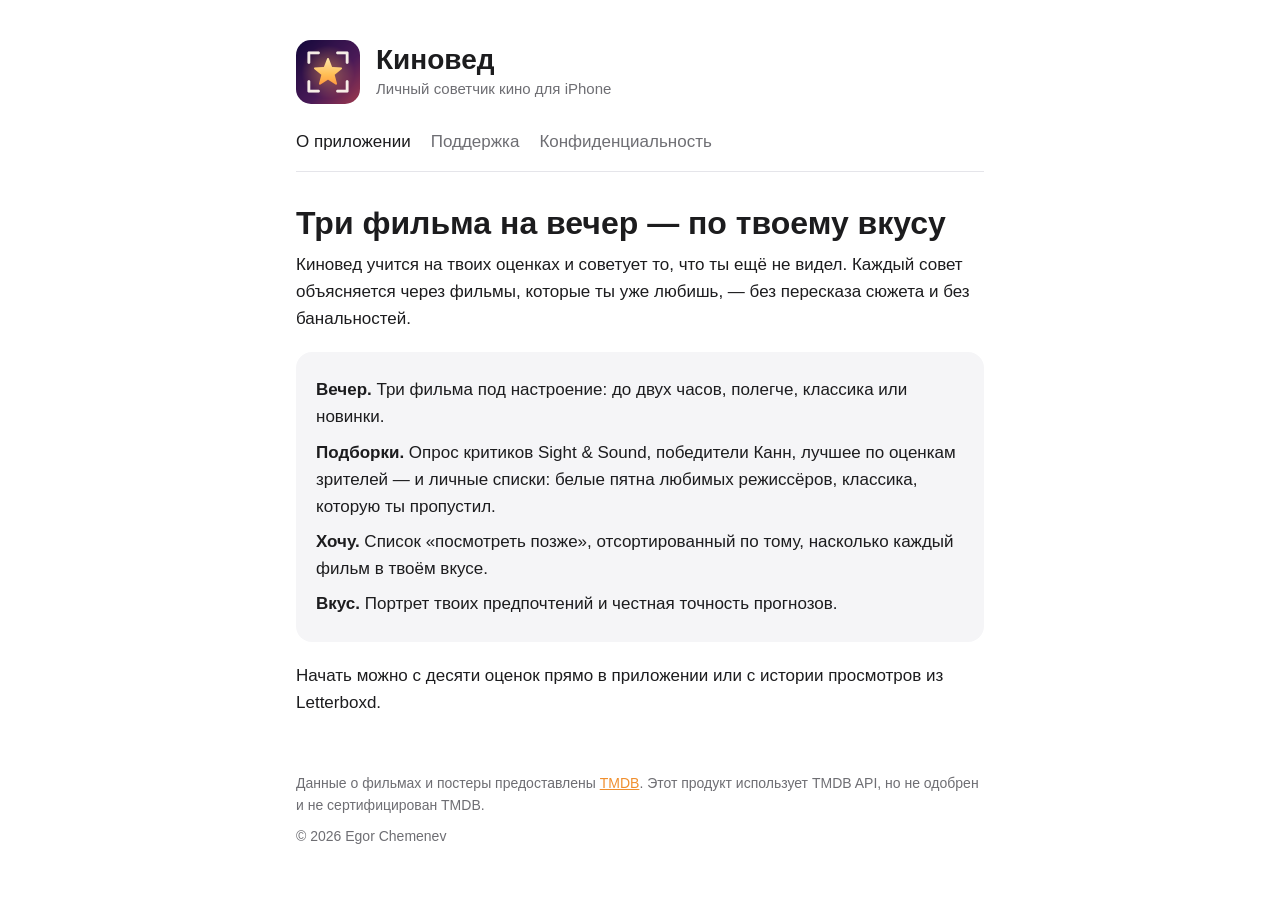
<file: index.html>
<!doctype html>
<html lang="ru">
<head>
<meta charset="utf-8">
<meta name="viewport" content="width=device-width, initial-scale=1">
<title>Киновед — личный советчик кино</title>
<meta name="description" content="Киновед учится на твоих оценках и советует три фильма на вечер — с объяснением, почему именно они.">
<link rel="icon" href="icon.png">
<link rel="stylesheet" href="style.css">
</head>
<body>
<main>
  <header>
    <img src="icon.png" alt="">
    <div><div class="name">Киновед</div><div class="tag">Личный советчик кино для iPhone</div></div>
  </header>
  <nav>
    <a href="./" aria-current="page">О приложении</a>
    <a href="support.html">Поддержка</a>
    <a href="privacy.html">Конфиденциальность</a>
  </nav>

  <h1>Три фильма на вечер — по твоему вкусу</h1>
  <p>Киновед учится на твоих оценках и советует то, что ты ещё не видел. Каждый совет объясняется через фильмы, которые ты уже любишь, — без пересказа сюжета и без банальностей.</p>

  <div class="card">
    <p><b>Вечер.</b> Три фильма под настроение: до двух часов, полегче, классика или новинки.</p>
    <p><b>Подборки.</b> Опрос критиков Sight &amp; Sound, победители Канн, лучшее по оценкам зрителей — и личные списки: белые пятна любимых режиссёров, классика, которую ты пропустил.</p>
    <p><b>Хочу.</b> Список «посмотреть позже», отсортированный по тому, насколько каждый фильм в твоём вкусе.</p>
    <p><b>Вкус.</b> Портрет твоих предпочтений и честная точность прогнозов.</p>
  </div>

  <p>Начать можно с десяти оценок прямо в приложении или с истории просмотров из Letterboxd.</p>

  <footer>
    <p>Данные о фильмах и постеры предоставлены <a href="https://www.themoviedb.org">TMDB</a>. Этот продукт использует TMDB API, но не одобрен и не сертифицирован TMDB.</p>
    <p>© 2026 Egor Chemenev</p>
  </footer>
</main>
</body>
</html>
</file>
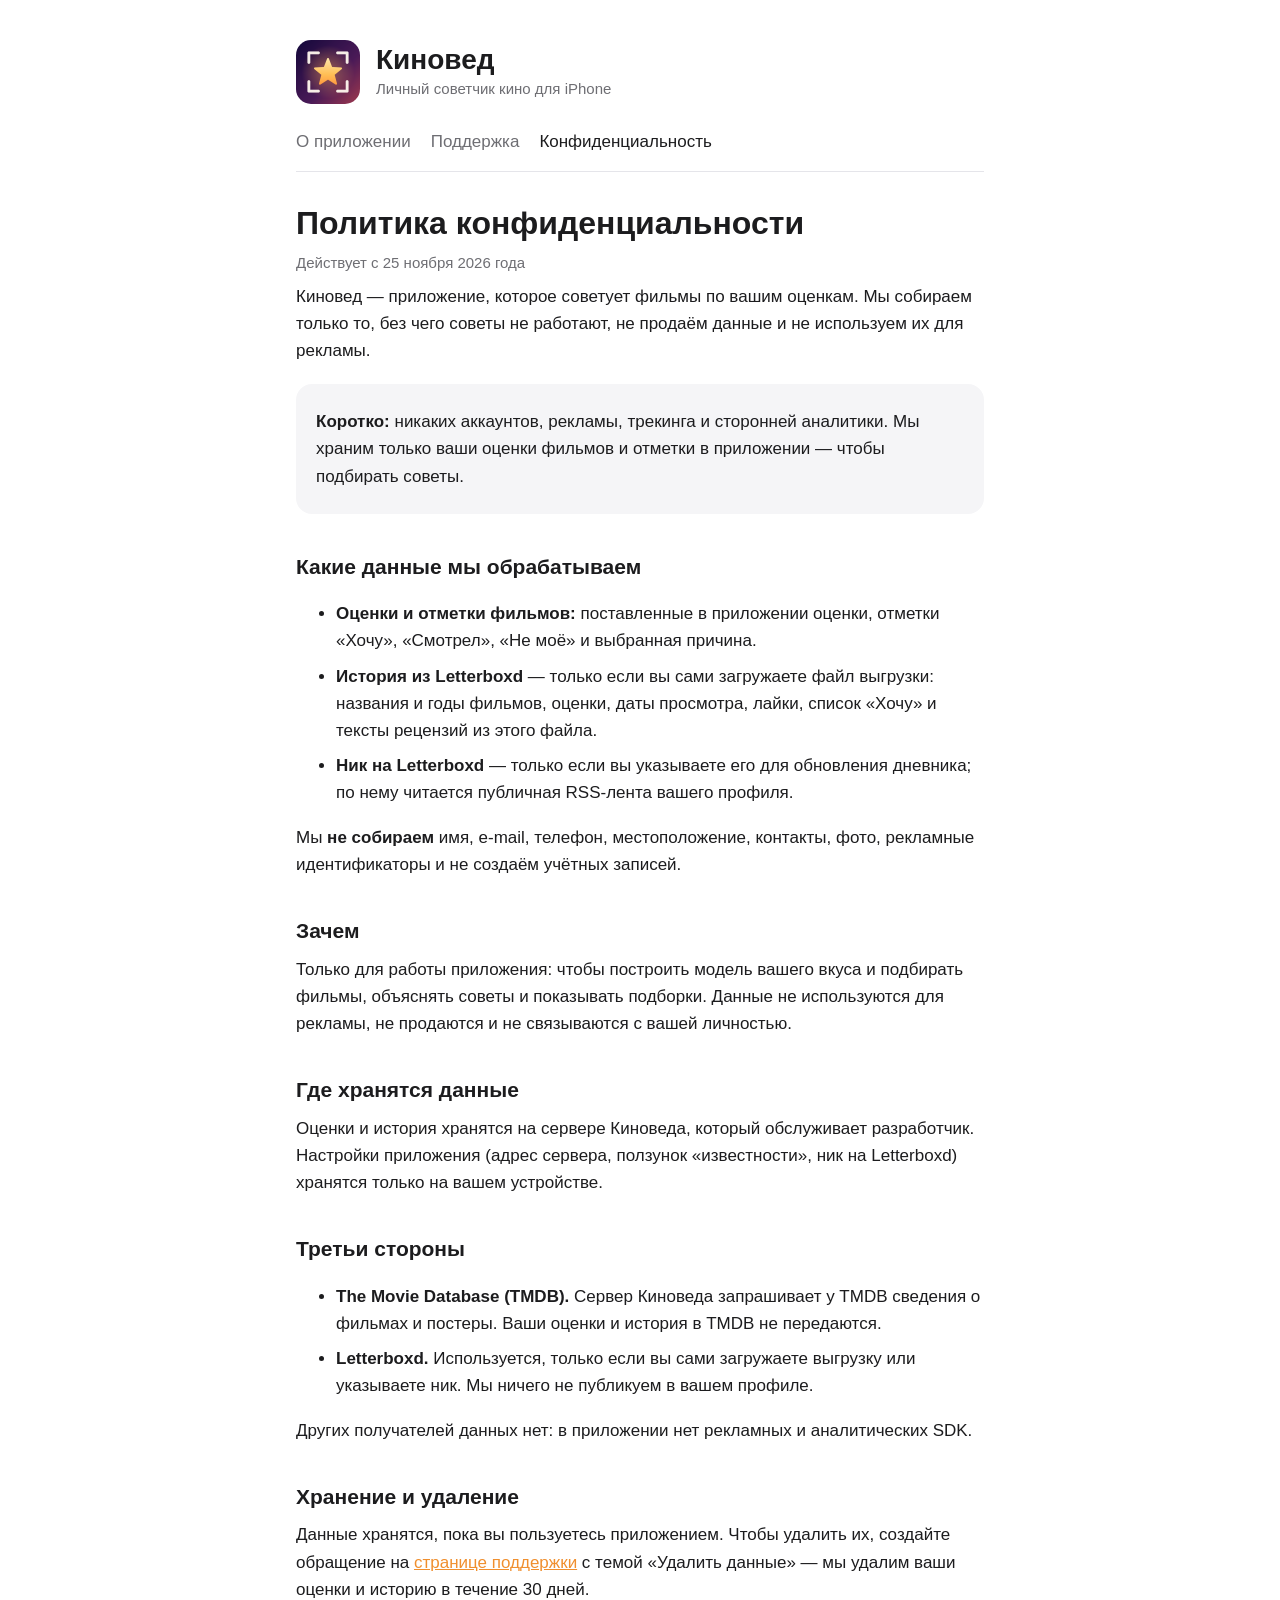
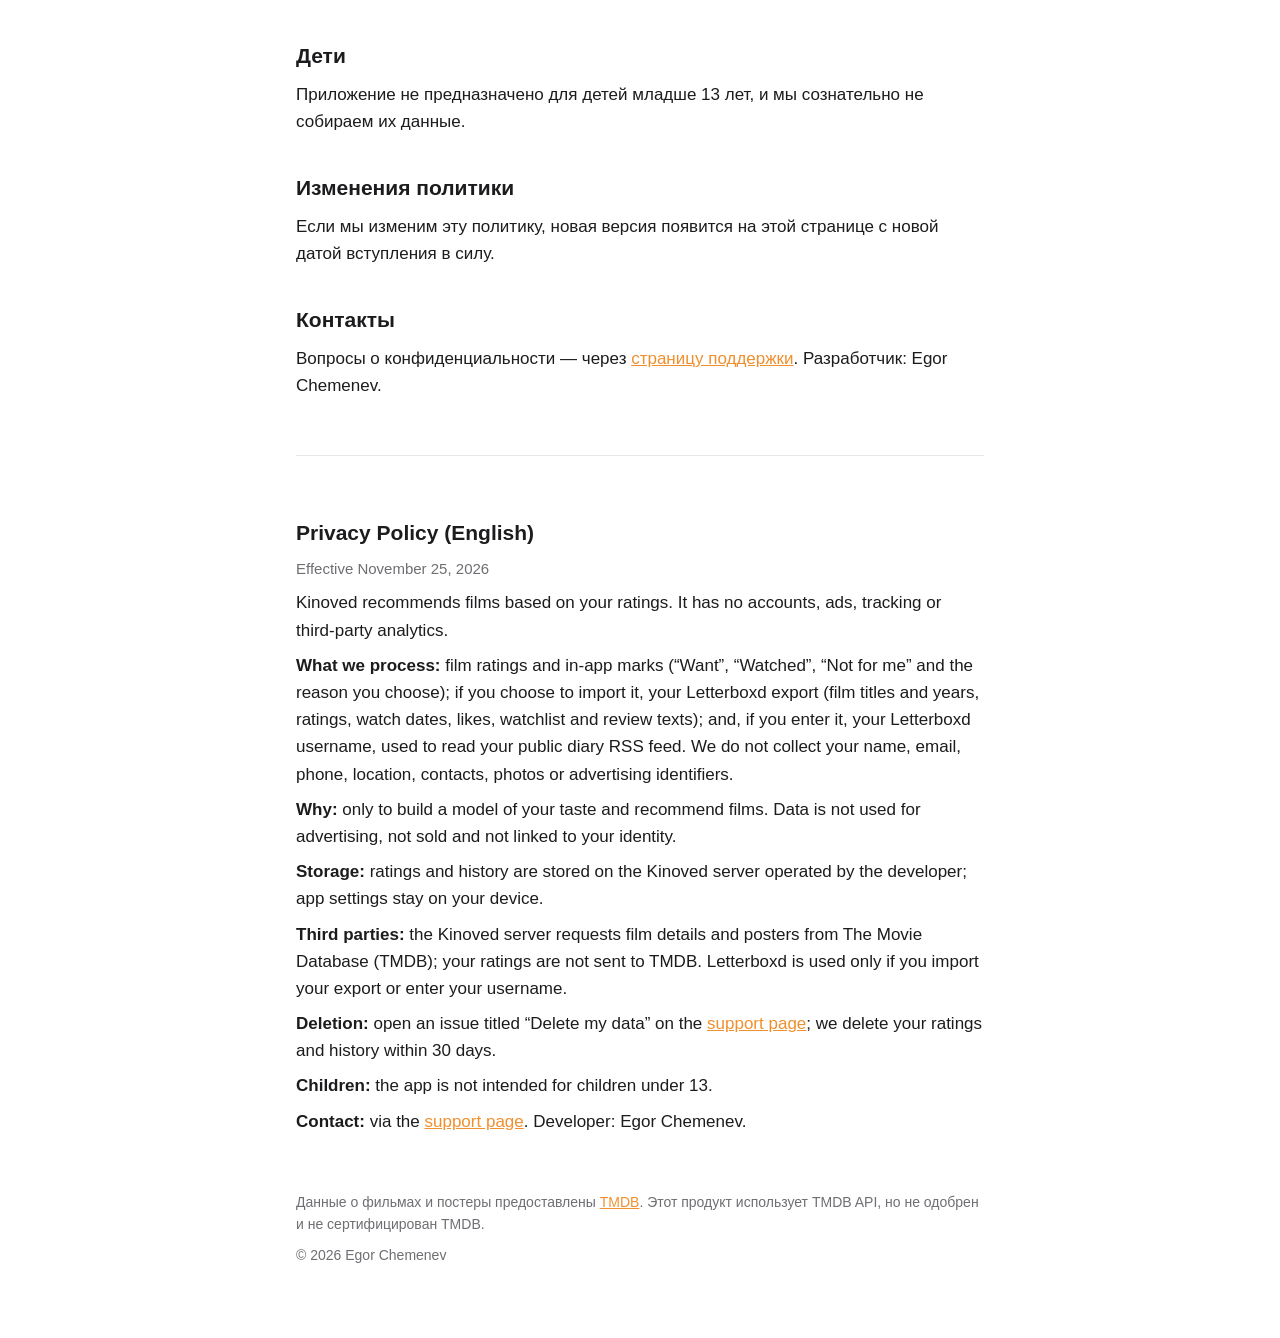
<file: privacy.html>
<!doctype html>
<html lang="ru">
<head>
<meta charset="utf-8">
<meta name="viewport" content="width=device-width, initial-scale=1">
<title>Политика конфиденциальности Киноведа</title>
<meta name="description" content="Какие данные собирает приложение Киновед, зачем и как их удалить.">
<link rel="icon" href="icon.png">
<link rel="stylesheet" href="style.css">
</head>
<body>
<main>
  <header>
    <img src="icon.png" alt="">
    <div><div class="name">Киновед</div><div class="tag">Личный советчик кино для iPhone</div></div>
  </header>
  <nav>
    <a href="./">О приложении</a>
    <a href="support.html">Поддержка</a>
    <a href="privacy.html" aria-current="page">Конфиденциальность</a>
  </nav>

  <h1>Политика конфиденциальности</h1>
  <p class="muted">Действует с 25 ноября 2026 года</p>

  <p>Киновед — приложение, которое советует фильмы по вашим оценкам. Мы собираем только то, без чего советы не работают, не продаём данные и не используем их для рекламы.</p>

  <div class="card">
    <p><b>Коротко:</b> никаких аккаунтов, рекламы, трекинга и сторонней аналитики. Мы храним только ваши оценки фильмов и отметки в приложении — чтобы подбирать советы.</p>
  </div>

  <h2>Какие данные мы обрабатываем</h2>
  <ul>
    <li><b>Оценки и отметки фильмов:</b> поставленные в приложении оценки, отметки «Хочу», «Смотрел», «Не моё» и выбранная причина.</li>
    <li><b>История из Letterboxd</b> — только если вы сами загружаете файл выгрузки: названия и годы фильмов, оценки, даты просмотра, лайки, список «Хочу» и тексты рецензий из этого файла.</li>
    <li><b>Ник на Letterboxd</b> — только если вы указываете его для обновления дневника; по нему читается публичная RSS-лента вашего профиля.</li>
  </ul>
  <p>Мы <b>не собираем</b> имя, e-mail, телефон, местоположение, контакты, фото, рекламные идентификаторы и не создаём учётных записей.</p>

  <h2>Зачем</h2>
  <p>Только для работы приложения: чтобы построить модель вашего вкуса и подбирать фильмы, объяснять советы и показывать подборки. Данные не используются для рекламы, не продаются и не связываются с вашей личностью.</p>

  <h2>Где хранятся данные</h2>
  <p>Оценки и история хранятся на сервере Киноведа, который обслуживает разработчик. Настройки приложения (адрес сервера, ползунок «известности», ник на Letterboxd) хранятся только на вашем устройстве.</p>

  <h2>Третьи стороны</h2>
  <ul>
    <li><b>The Movie Database (TMDB).</b> Сервер Киноведа запрашивает у TMDB сведения о фильмах и постеры. Ваши оценки и история в TMDB не передаются.</li>
    <li><b>Letterboxd.</b> Используется, только если вы сами загружаете выгрузку или указываете ник. Мы ничего не публикуем в вашем профиле.</li>
  </ul>
  <p>Других получателей данных нет: в приложении нет рекламных и аналитических SDK.</p>

  <h2>Хранение и удаление</h2>
  <p>Данные хранятся, пока вы пользуетесь приложением. Чтобы удалить их, создайте обращение на <a href="support.html">странице поддержки</a> с темой «Удалить данные» — мы удалим ваши оценки и историю в течение 30 дней.</p>

  <h2>Дети</h2>
  <p>Приложение не предназначено для детей младше 13 лет, и мы сознательно не собираем их данные.</p>

  <h2>Изменения политики</h2>
  <p>Если мы изменим эту политику, новая версия появится на этой странице с новой датой вступления в силу.</p>

  <h2>Контакты</h2>
  <p>Вопросы о конфиденциальности — через <a href="support.html">страницу поддержки</a>. Разработчик: Egor Chemenev.</p>

  <section class="lang" lang="en">
    <h2>Privacy Policy (English)</h2>
    <p class="muted">Effective November 25, 2026</p>
    <p>Kinoved recommends films based on your ratings. It has no accounts, ads, tracking or third-party analytics.</p>
    <p><b>What we process:</b> film ratings and in-app marks (“Want”, “Watched”, “Not for me” and the reason you choose); if you choose to import it, your Letterboxd export (film titles and years, ratings, watch dates, likes, watchlist and review texts); and, if you enter it, your Letterboxd username, used to read your public diary RSS feed. We do not collect your name, email, phone, location, contacts, photos or advertising identifiers.</p>
    <p><b>Why:</b> only to build a model of your taste and recommend films. Data is not used for advertising, not sold and not linked to your identity.</p>
    <p><b>Storage:</b> ratings and history are stored on the Kinoved server operated by the developer; app settings stay on your device.</p>
    <p><b>Third parties:</b> the Kinoved server requests film details and posters from The Movie Database (TMDB); your ratings are not sent to TMDB. Letterboxd is used only if you import your export or enter your username.</p>
    <p><b>Deletion:</b> open an issue titled “Delete my data” on the <a href="support.html">support page</a>; we delete your ratings and history within 30 days.</p>
    <p><b>Children:</b> the app is not intended for children under 13.</p>
    <p><b>Contact:</b> via the <a href="support.html">support page</a>. Developer: Egor Chemenev.</p>
  </section>

  <footer>
    <p>Данные о фильмах и постеры предоставлены <a href="https://www.themoviedb.org">TMDB</a>. Этот продукт использует TMDB API, но не одобрен и не сертифицирован TMDB.</p>
    <p>© 2026 Egor Chemenev</p>
  </footer>
</main>
</body>
</html>
</file>
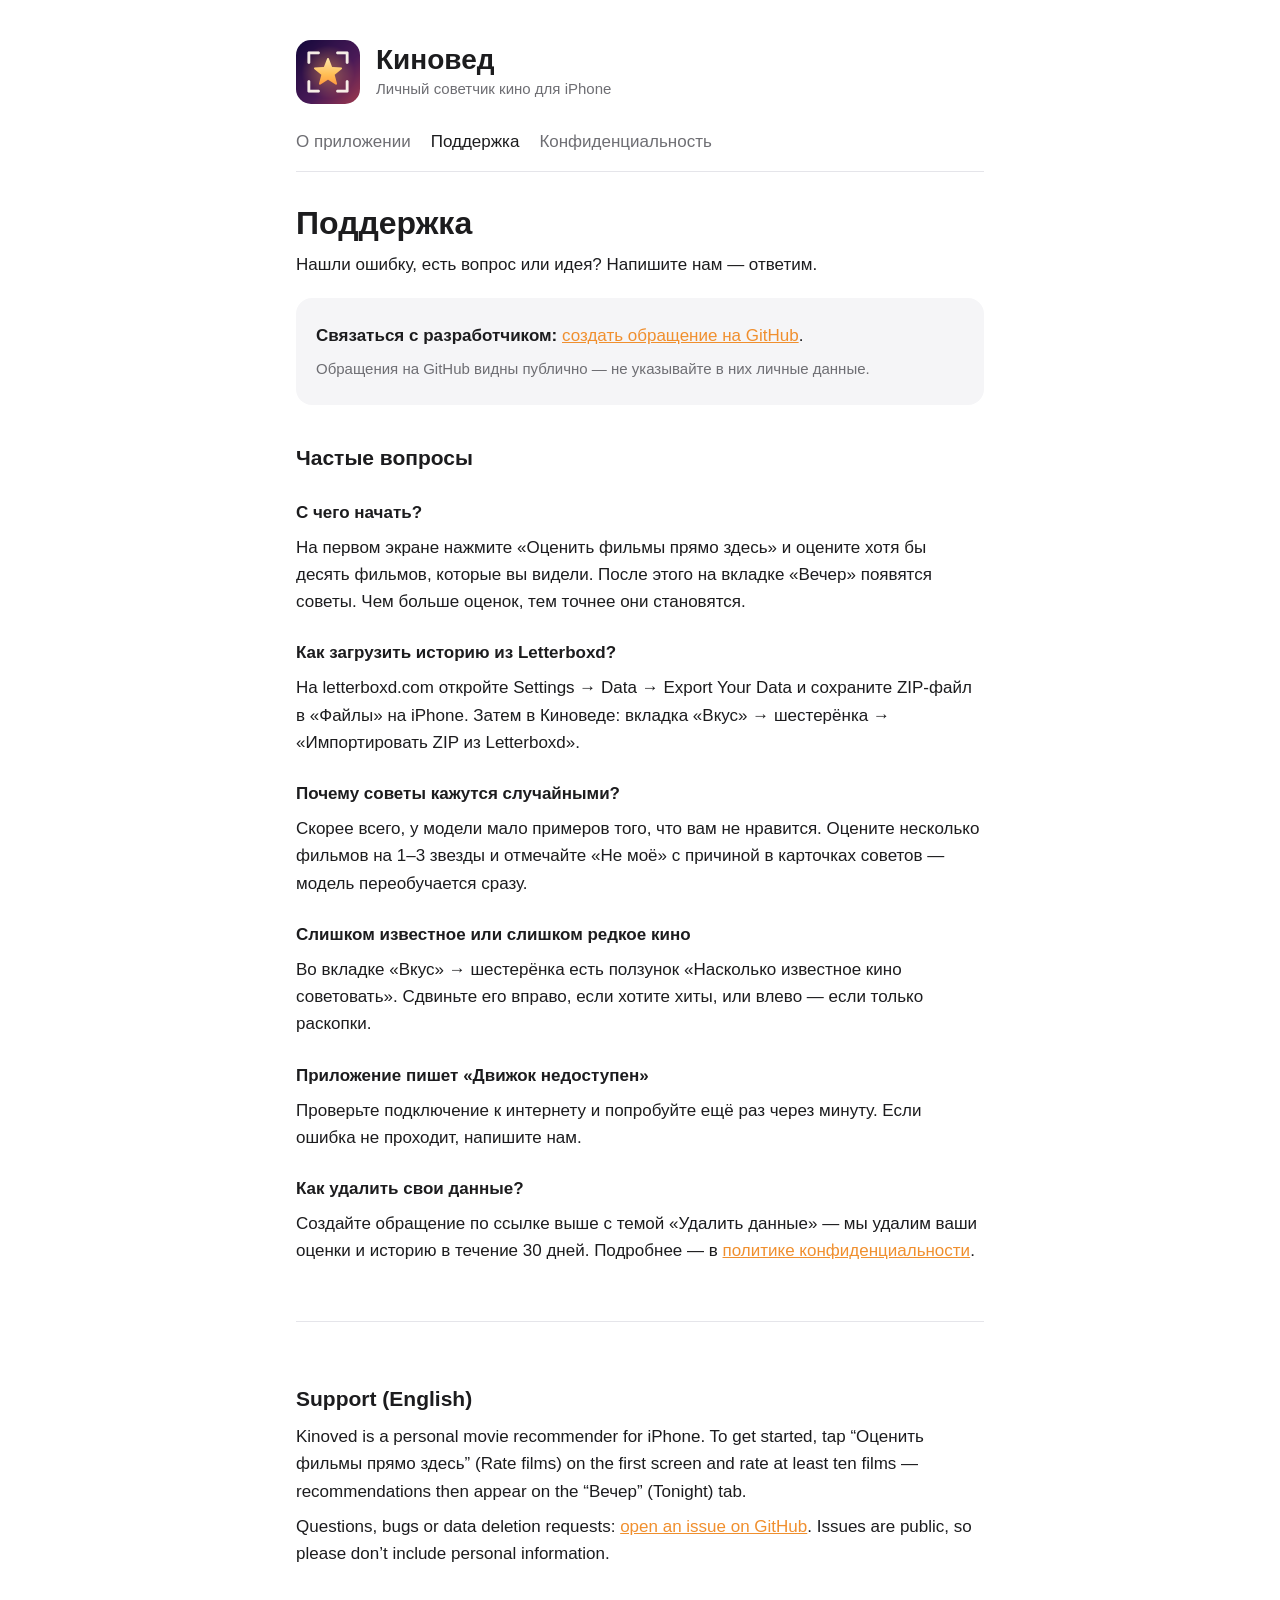
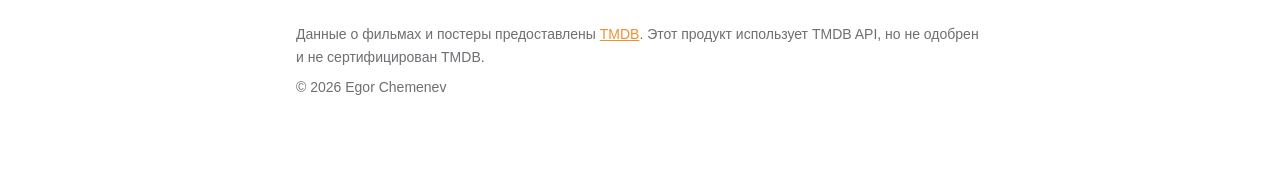
<file: support.html>
<!doctype html>
<html lang="ru">
<head>
<meta charset="utf-8">
<meta name="viewport" content="width=device-width, initial-scale=1">
<title>Поддержка Киноведа</title>
<meta name="description" content="Ответы на частые вопросы о приложении Киновед и способ связаться с разработчиком.">
<link rel="icon" href="icon.png">
<link rel="stylesheet" href="style.css">
</head>
<body>
<main>
  <header>
    <img src="icon.png" alt="">
    <div><div class="name">Киновед</div><div class="tag">Личный советчик кино для iPhone</div></div>
  </header>
  <nav>
    <a href="./">О приложении</a>
    <a href="support.html" aria-current="page">Поддержка</a>
    <a href="privacy.html">Конфиденциальность</a>
  </nav>

  <h1>Поддержка</h1>
  <p>Нашли ошибку, есть вопрос или идея? Напишите нам — ответим.</p>
  <div class="card">
    <p><b>Связаться с разработчиком:</b> <a href="https://github.com/gishmaster/kinoved-site/issues/new">создать обращение на GitHub</a>.</p>
    <p class="muted">Обращения на GitHub видны публично — не указывайте в них личные данные.</p>
  </div>

  <h2>Частые вопросы</h2>

  <h3>С чего начать?</h3>
  <p>На первом экране нажмите «Оценить фильмы прямо здесь» и оцените хотя бы десять фильмов, которые вы видели. После этого на вкладке «Вечер» появятся советы. Чем больше оценок, тем точнее они становятся.</p>

  <h3>Как загрузить историю из Letterboxd?</h3>
  <p>На letterboxd.com откройте Settings → Data → Export Your Data и сохраните ZIP-файл в «Файлы» на iPhone. Затем в Киноведе: вкладка «Вкус» → шестерёнка → «Импортировать ZIP из Letterboxd».</p>

  <h3>Почему советы кажутся случайными?</h3>
  <p>Скорее всего, у модели мало примеров того, что вам не нравится. Оцените несколько фильмов на 1–3 звезды и отмечайте «Не моё» с причиной в карточках советов — модель переобучается сразу.</p>

  <h3>Слишком известное или слишком редкое кино</h3>
  <p>Во вкладке «Вкус» → шестерёнка есть ползунок «Насколько известное кино советовать». Сдвиньте его вправо, если хотите хиты, или влево — если только раскопки.</p>

  <h3>Приложение пишет «Движок недоступен»</h3>
  <p>Проверьте подключение к интернету и попробуйте ещё раз через минуту. Если ошибка не проходит, напишите нам.</p>

  <h3>Как удалить свои данные?</h3>
  <p>Создайте обращение по ссылке выше с темой «Удалить данные» — мы удалим ваши оценки и историю в течение 30 дней. Подробнее — в <a href="privacy.html">политике конфиденциальности</a>.</p>

  <section class="lang" lang="en">
    <h2>Support (English)</h2>
    <p>Kinoved is a personal movie recommender for iPhone. To get started, tap “Оценить фильмы прямо здесь” (Rate films) on the first screen and rate at least ten films — recommendations then appear on the “Вечер” (Tonight) tab.</p>
    <p>Questions, bugs or data deletion requests: <a href="https://github.com/gishmaster/kinoved-site/issues/new">open an issue on GitHub</a>. Issues are public, so please don’t include personal information.</p>
  </section>

  <footer>
    <p>Данные о фильмах и постеры предоставлены <a href="https://www.themoviedb.org">TMDB</a>. Этот продукт использует TMDB API, но не одобрен и не сертифицирован TMDB.</p>
    <p>© 2026 Egor Chemenev</p>
  </footer>
</main>
</body>
</html>
</file>
<file: style.css>
:root {
  --bg: #ffffff;
  --text: #1c1c1e;
  --muted: #6e6e73;
  --line: #e5e5ea;
  --card: #f5f5f7;
  --accent: #f08f2e;
}
@media (prefers-color-scheme: dark) {
  :root:not([data-theme="light"]) {
    --bg: #111113;
    --text: #f2f2f7;
    --muted: #a1a1a6;
    --line: #2c2c2e;
    --card: #1c1c1e;
    --accent: #ffa64d;
  }
}
* { box-sizing: border-box; }
body {
  margin: 0;
  background: var(--bg);
  color: var(--text);
  font: 17px/1.6 -apple-system, BlinkMacSystemFont, "SF Pro Text", "Segoe UI", Roboto, sans-serif;
}
main { max-width: 720px; margin: 0 auto; padding: 40px 16px 64px; }
header { display: flex; align-items: center; gap: 16px; margin-bottom: 24px; }
header img { width: 64px; height: 64px; border-radius: 15px; }
header .name { font-size: 28px; font-weight: 700; line-height: 1.2; }
header .tag { color: var(--muted); font-size: 15px; }
nav { display: flex; gap: 20px; flex-wrap: wrap; margin-bottom: 32px; padding-bottom: 16px; border-bottom: 1px solid var(--line); }
nav a { color: var(--muted); text-decoration: none; font-weight: 500; }
nav a[aria-current="page"] { color: var(--text); }
a { color: var(--accent); }
h1 { font-size: 32px; line-height: 1.2; margin: 0 0 8px; }
h2 { font-size: 21px; margin: 36px 0 8px; }
h3 { font-size: 17px; margin: 24px 0 4px; }
p, li { margin: 8px 0; }
.muted { color: var(--muted); font-size: 15px; }
.card { background: var(--card); border-radius: 16px; padding: 16px 20px; margin: 20px 0; }
.lang { margin-top: 56px; padding-top: 24px; border-top: 1px solid var(--line); }
footer { margin-top: 56px; color: var(--muted); font-size: 14px; }
</file>
